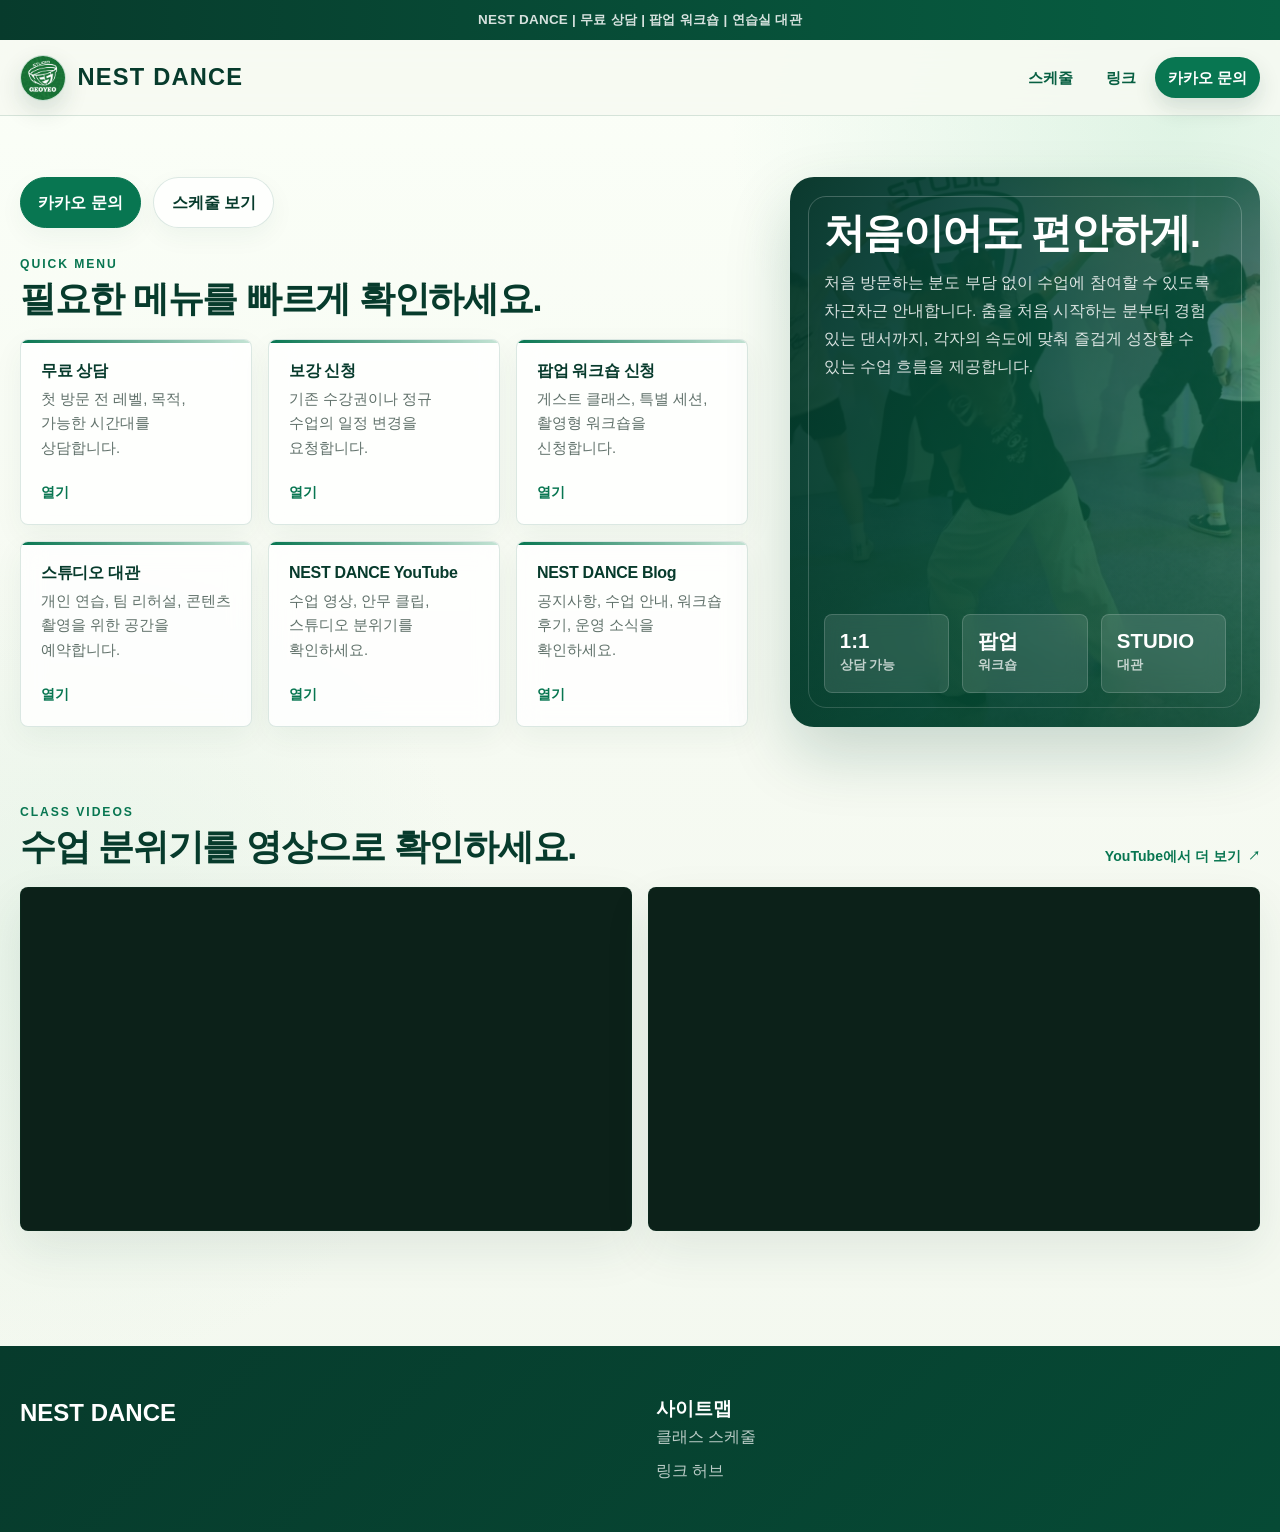
<file: index.html>
<!DOCTYPE html>
<html lang="ko">
<head>
  <meta charset="UTF-8" />
  <meta name="viewport" content="width=device-width, initial-scale=1.0" />
  <title>NEST DANCE | 네스트 댄스 스튜디오</title>
  <link rel="stylesheet" href="assets/site.css?v=nav-kakao-20260714" />
</head>
<body>
  <div class="top-banner">NEST DANCE | 무료 상담 | 팝업 워크숍 | 연습실 대관</div>

  <header class="site-header">
    <nav class="nav" aria-label="주요 메뉴">
      <a href="index.html" class="logo" aria-label="NEST DANCE 홈">
        <img class="logo-mark" src="assets/KakaoTalk_20260707_214327206.jpg" alt="NEST STUDIO GEOYEO 로고" />
        <span>NEST DANCE</span>
      </a>
      <div class="nav-links">
        <a href="schedule.html">스케줄</a>
        <a href="links.html">링크</a>
        <a class="nav-kakao" href="http://pf.kakao.com/_xmxeSuG" target="_blank" rel="noopener noreferrer">카카오 문의</a>
      </div>
    </nav>
  </header>

  <main>
    <section class="hero">
      <div>
        <div class="hero-actions">
          <a class="btn btn-primary" href="http://pf.kakao.com/_xmxeSuG" target="_blank" rel="noopener noreferrer">카카오 문의</a>
          <a class="btn" href="schedule.html">스케줄 보기</a>
        </div>

        <div class="quick-menu-heading">
          <p class="section-kicker">Quick menu</p>
          <h2 class="section-title">필요한 메뉴를 빠르게 확인하세요.</h2>
        </div>

        <div class="link-hub home-link-hub" aria-label="주요 신청 및 채널 링크">
          <a class="hub-card" href="https://form.naver.com/response/RlXKazu8Q2bOUcrFcIFE8A" target="_blank" rel="noopener noreferrer">
            <div>
              <h3>무료 상담</h3>
              <p>첫 방문 전 레벨, 목적, 가능한 시간대를 상담합니다.</p>
            </div>
            <span class="arrow">열기</span>
          </a>
          <a class="hub-card" href="https://form.naver.com/response/TiCCKfEnn7zjm869CAa14Q" target="_blank" rel="noopener noreferrer">
            <div>
              <h3>보강 신청</h3>
              <p>기존 수강권이나 정규 수업의 일정 변경을 요청합니다.</p>
            </div>
            <span class="arrow">열기</span>
          </a>
          <a class="hub-card" href="https://form.naver.com/response/QD1G_R5mmyW9vevJDzvskw" target="_blank" rel="noopener noreferrer">
            <div>
              <h3>팝업 워크숍 신청</h3>
              <p>게스트 클래스, 특별 세션, 촬영형 워크숍을 신청합니다.</p>
            </div>
            <span class="arrow">열기</span>
          </a>
          <a class="hub-card" href="https://www.spacecloud.kr/space/41896" target="_blank" rel="noopener noreferrer">
            <div>
              <h3>스튜디오 대관</h3>
              <p>개인 연습, 팀 리허설, 콘텐츠 촬영을 위한 공간을 예약합니다.</p>
            </div>
            <span class="arrow">열기</span>
          </a>
          <a class="hub-card" href="https://www.youtube.com/@NESTDANCESTUDIO" target="_blank" rel="noopener noreferrer">
            <div>
              <h3>NEST DANCE YouTube</h3>
              <p>수업 영상, 안무 클립, 스튜디오 분위기를 확인하세요.</p>
            </div>
            <span class="arrow">열기</span>
          </a>
          <a class="hub-card" href="https://blog.naver.com/nestdance1" target="_blank" rel="noopener noreferrer">
            <div>
              <h3>NEST DANCE Blog</h3>
              <p>공지사항, 수업 안내, 워크숍 후기, 운영 소식을 확인하세요.</p>
            </div>
            <span class="arrow">열기</span>
          </a>
        </div>
      </div>

      <article class="hero-card studio-overlay-card" aria-label="스튜디오 소개 이미지">
        <div class="studio-overlay-copy">
          <h2>처음이어도 편안하게.</h2>
          <p>처음 방문하는 분도 부담 없이 수업에 참여할 수 있도록 차근차근 안내합니다. 춤을 처음 시작하는 분부터 경험 있는 댄서까지, 각자의 속도에 맞춰 즐겁게 성장할 수 있는 수업 흐름을 제공합니다.</p>
        </div>
        <div class="stats studio-overlay-stats" aria-label="스튜디오 특징">
          <div class="stat">
            <strong>1:1</strong>
            <small>상담 가능</small>
          </div>
          <div class="stat">
            <strong>팝업</strong>
            <small>워크숍</small>
          </div>
          <div class="stat">
            <strong>STUDIO</strong>
            <small>대관</small>
          </div>
        </div>
      </article>
    </section>

    <section class="section video-section" aria-label="NEST DANCE video gallery">
      <div class="video-heading">
        <div>
          <p class="section-kicker">Class videos</p>
          <h2 class="section-title">수업 분위기를 영상으로 확인하세요.</h2>
        </div>
        <a class="section-link" href="https://www.youtube.com/watch?v=LURF2NymBH0" target="_blank" rel="noopener noreferrer">YouTube에서 더 보기 <span aria-hidden="true">↗</span></a>
      </div>

      <div class="video-grid">
        <div class="video-embed">
          <iframe width="560" height="315" src="https://www.youtube.com/embed/LURF2NymBH0?si=__JgQvBpQq7sBGUk&amp;controls=0" title="YouTube video player" frameborder="0" allow="accelerometer; autoplay; clipboard-write; encrypted-media; gyroscope; picture-in-picture; web-share" referrerpolicy="strict-origin-when-cross-origin" allowfullscreen></iframe>
        </div>
        <div class="video-embed">
          <iframe width="560" height="315" src="https://www.youtube.com/embed/WJax_3DtU48?si=LxUDcd0vxk_zd4Wt&amp;controls=0" title="YouTube video player" frameborder="0" allow="accelerometer; autoplay; clipboard-write; encrypted-media; gyroscope; picture-in-picture; web-share" referrerpolicy="strict-origin-when-cross-origin" allowfullscreen></iframe>
        </div>
      </div>
    </section>

  </main>

  <footer class="site-footer">
    <div class="footer-inner">
      <div>
        <h2>NEST DANCE</h2>
      </div>
      <div>
        <h3>사이트맵</h3>
        <div class="footer-links">
          <a href="schedule.html">클래스 스케줄</a>
          <a href="links.html">링크 허브</a>
        </div>
      </div>
    </div>
  </footer>
</body>
</html>
</file>
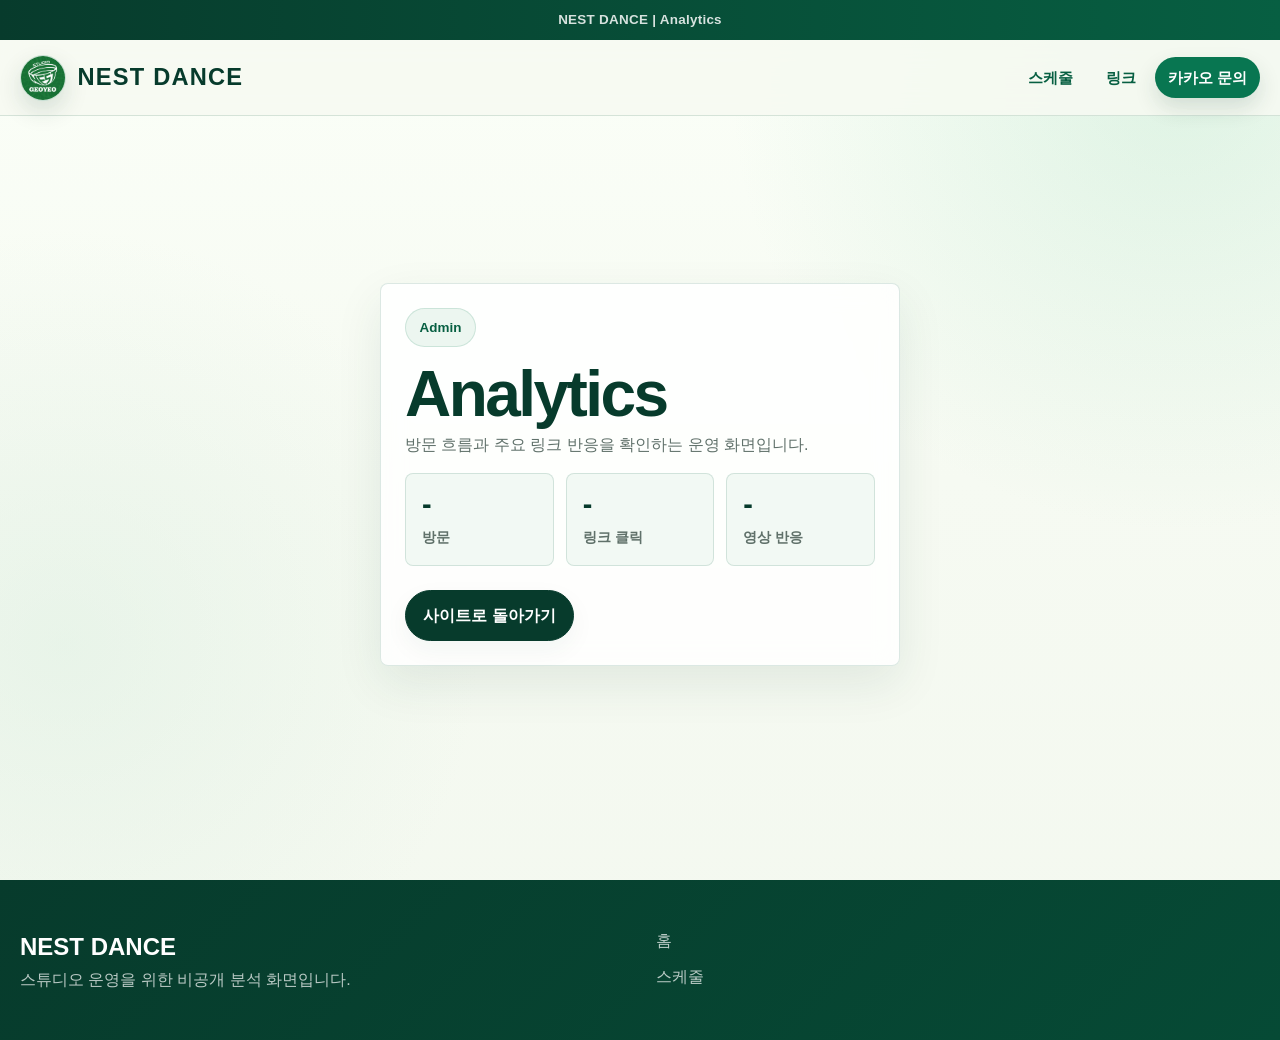
<file: admin.html>
<!DOCTYPE html>
<html lang="ko">
<head>
  <meta charset="UTF-8" />
  <meta name="viewport" content="width=device-width, initial-scale=1.0" />
  <title>관리자 | NEST DANCE</title>
  <link rel="stylesheet" href="assets/site.css?v=nav-kakao-20260714" />
</head>
<body>
  <div class="top-banner">NEST DANCE | Analytics</div>

  <header class="site-header">
    <nav class="nav" aria-label="주요 메뉴">
      <a href="index.html" class="logo" aria-label="NEST DANCE 홈">
        <img class="logo-mark" src="assets/KakaoTalk_20260707_214327206.jpg" alt="NEST STUDIO GEOYEO 로고" />
        <span>NEST DANCE</span>
      </a>
      <div class="nav-links">
        <a href="schedule.html">스케줄</a>
        <a href="links.html">링크</a>
        <a class="nav-kakao" href="http://pf.kakao.com/_xmxeSuG" target="_blank" rel="noopener noreferrer">카카오 문의</a>
      </div>
    </nav>
  </header>

  <main class="admin-page">
    <section class="admin-panel" aria-labelledby="adminTitle">
      <div>
        <span class="eyebrow">Admin</span>
        <h1 id="adminTitle">Analytics</h1>
        <p>방문 흐름과 주요 링크 반응을 확인하는 운영 화면입니다.</p>
      </div>

      <div class="admin-metrics" aria-label="요약 지표">
        <div class="admin-metric">
          <strong>-</strong>
          <span>방문</span>
        </div>
        <div class="admin-metric">
          <strong>-</strong>
          <span>링크 클릭</span>
        </div>
        <div class="admin-metric">
          <strong>-</strong>
          <span>영상 반응</span>
        </div>
      </div>

      <div class="admin-actions">
        <a class="btn btn-dark" href="index.html">사이트로 돌아가기</a>
      </div>
    </section>
  </main>

  <footer class="site-footer">
    <div class="footer-inner">
      <div>
        <h2>NEST DANCE</h2>
        <p>스튜디오 운영을 위한 비공개 분석 화면입니다.</p>
      </div>
      <div class="footer-links">
        <a href="index.html">홈</a>
        <a href="schedule.html">스케줄</a>
      </div>
    </div>
  </footer>

  <script src="assets/site.js"></script>
</body>
</html>
</file>
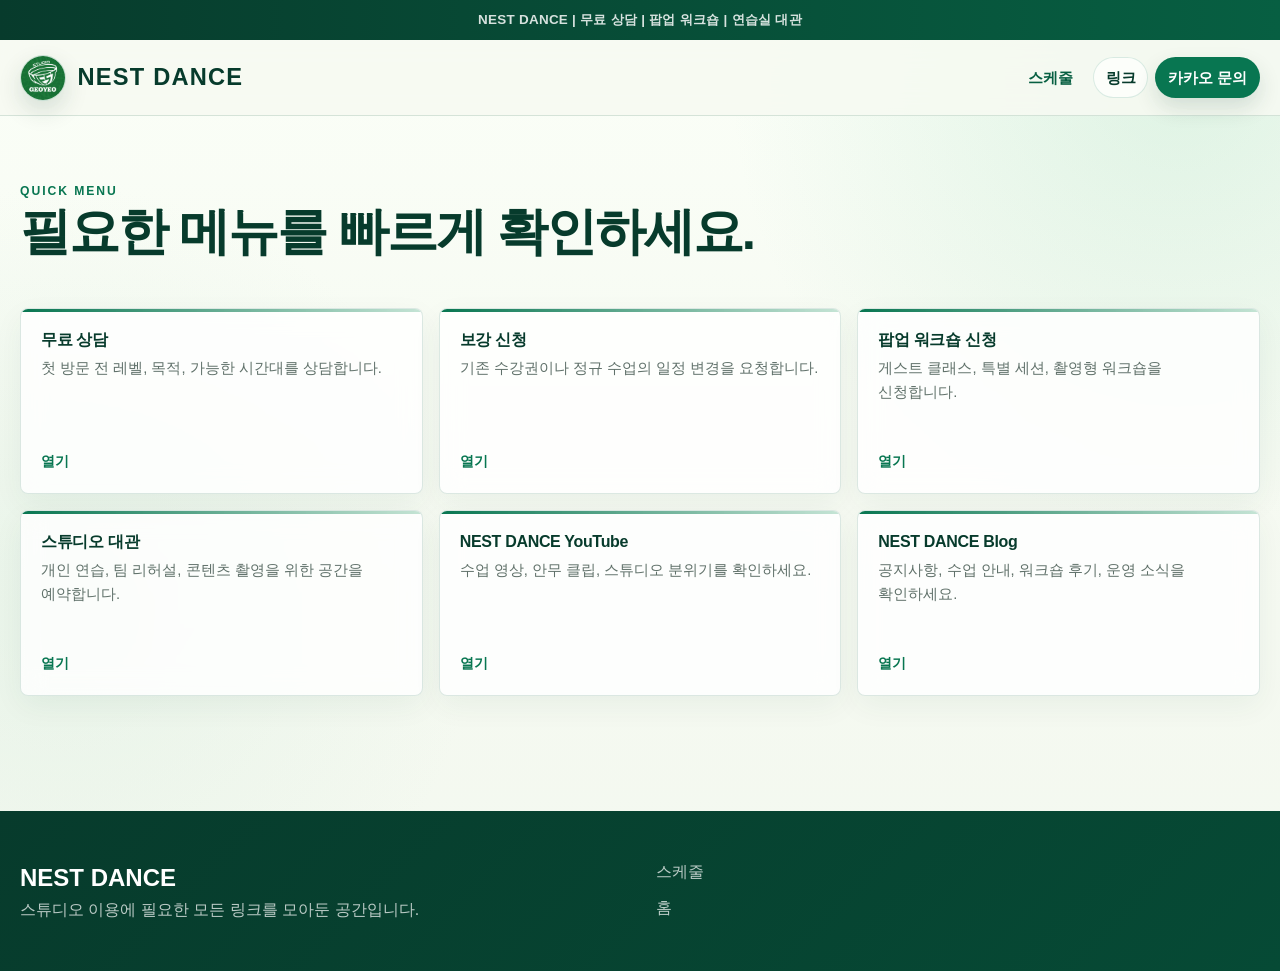
<file: links.html>
<!DOCTYPE html>
<html lang="ko">
<head>
  <meta charset="UTF-8" />
  <meta name="viewport" content="width=device-width, initial-scale=1.0" />
  <title>링크 | NEST DANCE</title>
  <link rel="stylesheet" href="assets/site.css?v=nav-kakao-20260714" />
</head>
<body>
  <div class="top-banner">NEST DANCE | 무료 상담 | 팝업 워크숍 | 연습실 대관</div>
  <header class="site-header">
    <nav class="nav" aria-label="주요 메뉴">
      <a href="index.html" class="logo" aria-label="NEST DANCE 홈"><img class="logo-mark" src="assets/KakaoTalk_20260707_214327206.jpg" alt="NEST STUDIO GEOYEO 로고" /><span>NEST DANCE</span></a>
      <div class="nav-links">
        <a href="schedule.html">스케줄</a>
        <a href="links.html" aria-current="page">링크</a>
        <a class="nav-kakao" href="http://pf.kakao.com/_xmxeSuG" target="_blank" rel="noopener noreferrer">카카오 문의</a>
      </div>
    </nav>
  </header>

  <main>
    <section class="page-hero">
      <p class="section-kicker">Quick menu</p>
      <h1>필요한 메뉴를 빠르게 확인하세요.</h1>
    </section>

    <section class="section">
      <div class="link-hub">
        <a class="hub-card" href="https://form.naver.com/response/RlXKazu8Q2bOUcrFcIFE8A" target="_blank" rel="noopener noreferrer">
          <div>
            <h3>무료 상담</h3>
            <p>첫 방문 전 레벨, 목적, 가능한 시간대를 상담합니다.</p>
          </div>
          <span class="arrow">열기</span>
        </a>
        <a class="hub-card" href="https://form.naver.com/response/TiCCKfEnn7zjm869CAa14Q" target="_blank" rel="noopener noreferrer">
          <div>
            <h3>보강 신청</h3>
            <p>기존 수강권이나 정규 수업의 일정 변경을 요청합니다.</p>
          </div>
          <span class="arrow">열기</span>
        </a>
        <a class="hub-card" href="https://form.naver.com/response/QD1G_R5mmyW9vevJDzvskw" target="_blank" rel="noopener noreferrer">
          <div>
            <h3>팝업 워크숍 신청</h3>
            <p>게스트 클래스, 특별 세션, 촬영형 워크숍을 신청합니다.</p>
          </div>
          <span class="arrow">열기</span>
        </a>
        <a class="hub-card" href="https://www.spacecloud.kr/space/41896" target="_blank" rel="noopener noreferrer">
          <div>
            <h3>스튜디오 대관</h3>
            <p>개인 연습, 팀 리허설, 콘텐츠 촬영을 위한 공간을 예약합니다.</p>
          </div>
          <span class="arrow">열기</span>
        </a>
        <a class="hub-card" href="https://www.youtube.com/@NESTDANCESTUDIO" target="_blank" rel="noopener noreferrer">
          <div>
            <h3>NEST DANCE YouTube</h3>
            <p>수업 영상, 안무 클립, 스튜디오 분위기를 확인하세요.</p>
          </div>
          <span class="arrow">열기</span>
        </a>
        <a class="hub-card" href="https://blog.naver.com/nestdance1" target="_blank" rel="noopener noreferrer">
          <div>
            <h3>NEST DANCE Blog</h3>
            <p>공지사항, 수업 안내, 워크숍 후기, 운영 소식을 확인하세요.</p>
          </div>
          <span class="arrow">열기</span>
        </a>
      </div>
    </section>
  </main>

  <footer class="site-footer">
    <div class="footer-inner">
      <div><h2>NEST DANCE</h2><p>스튜디오 이용에 필요한 모든 링크를 모아둔 공간입니다.</p></div>
      <div class="footer-links">
        <a href="schedule.html">스케줄</a>
        <a href="index.html">홈</a>
      </div>
    </div>
  </footer>
</body>
</html>
</file>
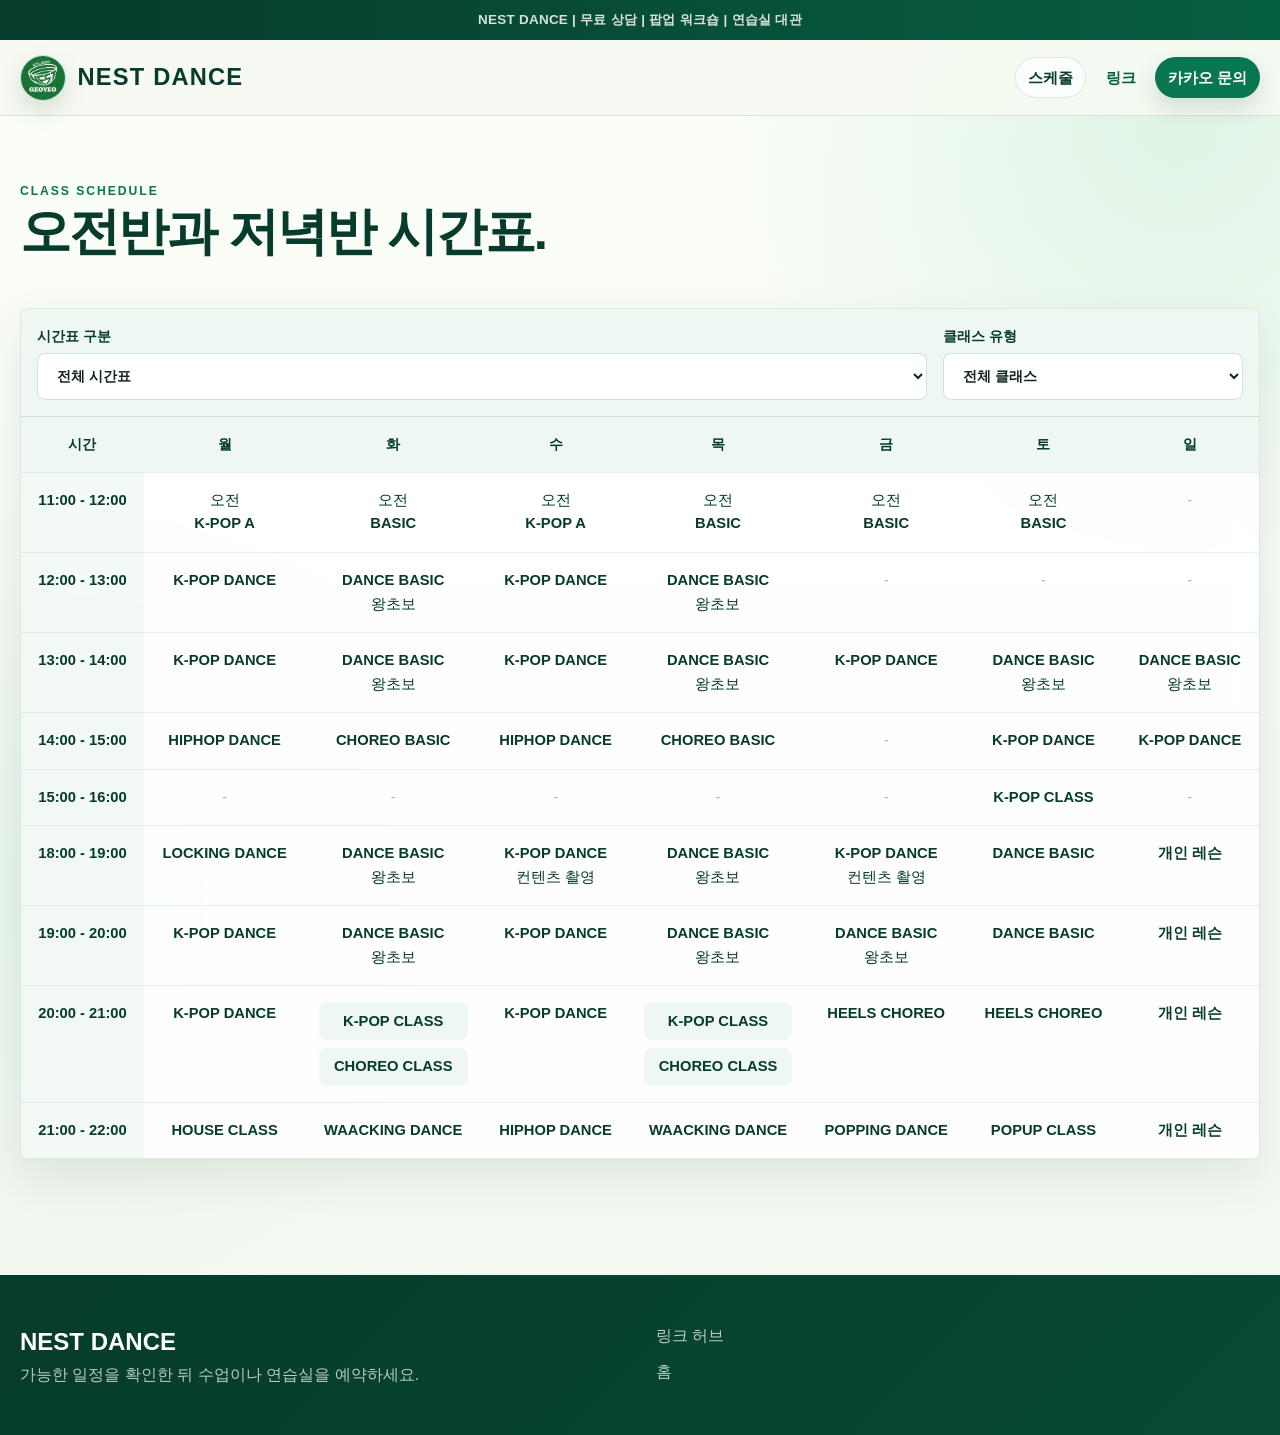
<file: schedule.html>
<!DOCTYPE html>
<html lang="ko">
<head>
  <meta charset="UTF-8" />
  <meta name="viewport" content="width=device-width, initial-scale=1.0" />
  <title>스케줄 | NEST DANCE</title>
  <link rel="stylesheet" href="assets/site.css?v=nav-kakao-20260714" />
</head>
<body>
  <div class="top-banner">NEST DANCE | 무료 상담 | 팝업 워크숍 | 연습실 대관</div>
  <header class="site-header">
    <nav class="nav" aria-label="주요 메뉴">
      <a href="index.html" class="logo" aria-label="NEST DANCE 홈"><img class="logo-mark" src="assets/KakaoTalk_20260707_214327206.jpg" alt="NEST STUDIO GEOYEO 로고" /><span>NEST DANCE</span></a>
      <div class="nav-links">
        <a href="schedule.html" aria-current="page">스케줄</a>
        <a href="links.html">링크</a>
        <a class="nav-kakao" href="http://pf.kakao.com/_xmxeSuG" target="_blank" rel="noopener noreferrer">카카오 문의</a>
      </div>
    </nav>
  </header>

  <main>
    <section class="page-hero">
      <p class="section-kicker">Class schedule</p>
      <h1>오전반과 저녁반 시간표.</h1>
    </section>

    <section class="section">
      <div class="schedule-wrap" data-schedule-filter>
        <div class="schedule-controls">
          <label class="schedule-filter-row">
            시간표 구분
            <select class="schedule-select" data-period-filter>
              <option value="all">전체 시간표</option>
              <option value="morning">오전반</option>
              <option value="evening">저녁반</option>
              <option value="private">개인 레슨</option>
            </select>
          </label>
          <label class="schedule-filter-row">
            클래스 유형
            <select class="schedule-select" data-class-filter>
              <option value="all">전체 클래스</option>
              <option value="kpop">K-POP</option>
              <option value="basic">BASIC</option>
              <option value="dance-basic">DANCE BASIC</option>
              <option value="beginner">왕초보</option>
              <option value="hiphop">HIPHOP</option>
              <option value="choreo">CHOREO</option>
              <option value="heels">HEELS</option>
              <option value="locking">LOCKING</option>
              <option value="waacking">WAACKING</option>
              <option value="house">HOUSE</option>
              <option value="popping">POPPING</option>
              <option value="popup">POPUP</option>
              <option value="private">개인 레슨</option>
            </select>
          </label>
        </div>

        <div class="timetable-scroll">
          <table class="timetable-table" aria-label="NEST DANCE 주간 클래스 시간표">
            <thead>
              <tr>
                <th>시간</th>
                <th>월</th>
                <th>화</th>
                <th>수</th>
                <th>목</th>
                <th>금</th>
                <th>토</th>
                <th>일</th>
              </tr>
            </thead>
            <tbody>
              <tr>
                <td data-label="시간"><strong>11:00 - 12:00</strong></td>
                <td data-label="월" data-period="morning" data-types="kpop"><span>오전</span><strong>K-POP A</strong></td>
                <td data-label="화" data-period="morning" data-types="basic"><span>오전</span><strong>BASIC</strong></td>
                <td data-label="수" data-period="morning" data-types="kpop"><span>오전</span><strong>K-POP A</strong></td>
                <td data-label="목" data-period="morning" data-types="basic"><span>오전</span><strong>BASIC</strong></td>
                <td data-label="금" data-period="morning" data-types="basic"><span>오전</span><strong>BASIC</strong></td>
                <td data-label="토" data-period="morning" data-types="basic"><span>오전</span><strong>BASIC</strong></td>
                <td data-label="일" class="empty-slot" data-period="morning" data-types="">-</td>
              </tr>
              <tr>
                <td data-label="시간"><strong>12:00 - 13:00</strong></td>
                <td data-label="월" data-period="morning" data-types="kpop"><strong>K-POP DANCE</strong></td>
                <td data-label="화" data-period="morning" data-types="dance-basic beginner basic"><strong>DANCE BASIC</strong><span>왕초보</span></td>
                <td data-label="수" data-period="morning" data-types="kpop"><strong>K-POP DANCE</strong></td>
                <td data-label="목" data-period="morning" data-types="dance-basic beginner basic"><strong>DANCE BASIC</strong><span>왕초보</span></td>
                <td data-label="금" class="empty-slot" data-period="morning" data-types="">-</td>
                <td data-label="토" class="empty-slot" data-period="morning" data-types="">-</td>
                <td data-label="일" class="empty-slot" data-period="morning" data-types="">-</td>
              </tr>
              <tr>
                <td data-label="시간"><strong>13:00 - 14:00</strong></td>
                <td data-label="월" data-period="morning" data-types="kpop"><strong>K-POP DANCE</strong></td>
                <td data-label="화" data-period="morning" data-types="dance-basic beginner basic"><strong>DANCE BASIC</strong><span>왕초보</span></td>
                <td data-label="수" data-period="morning" data-types="kpop"><strong>K-POP DANCE</strong></td>
                <td data-label="목" data-period="morning" data-types="dance-basic beginner basic"><strong>DANCE BASIC</strong><span>왕초보</span></td>
                <td data-label="금" data-period="morning" data-types="kpop"><strong>K-POP DANCE</strong></td>
                <td data-label="토" data-period="morning" data-types="dance-basic beginner basic"><strong>DANCE BASIC</strong><span>왕초보</span></td>
                <td data-label="일" data-period="morning" data-types="dance-basic beginner basic"><strong>DANCE BASIC</strong><span>왕초보</span></td>
              </tr>
              <tr>
                <td data-label="시간"><strong>14:00 - 15:00</strong></td>
                <td data-label="월" data-period="morning" data-types="hiphop"><strong>HIPHOP DANCE</strong></td>
                <td data-label="화" data-period="morning" data-types="choreo basic"><strong>CHOREO BASIC</strong></td>
                <td data-label="수" data-period="morning" data-types="hiphop"><strong>HIPHOP DANCE</strong></td>
                <td data-label="목" data-period="morning" data-types="choreo basic"><strong>CHOREO BASIC</strong></td>
                <td data-label="금" class="empty-slot" data-period="morning" data-types="">-</td>
                <td data-label="토" data-period="morning" data-types="kpop"><strong>K-POP DANCE</strong></td>
                <td data-label="일" data-period="morning" data-types="kpop"><strong>K-POP DANCE</strong></td>
              </tr>
              <tr>
                <td data-label="시간"><strong>15:00 - 16:00</strong></td>
                <td data-label="월" class="empty-slot" data-period="morning" data-types="">-</td>
                <td data-label="화" class="empty-slot" data-period="morning" data-types="">-</td>
                <td data-label="수" class="empty-slot" data-period="morning" data-types="">-</td>
                <td data-label="목" class="empty-slot" data-period="morning" data-types="">-</td>
                <td data-label="금" class="empty-slot" data-period="morning" data-types="">-</td>
                <td data-label="토" data-period="morning" data-types="kpop"><strong>K-POP CLASS</strong></td>
                <td data-label="일" class="empty-slot" data-period="morning" data-types="">-</td>
              </tr>
              <tr>
                <td data-label="시간"><strong>18:00 - 19:00</strong></td>
                <td data-label="월" data-period="evening" data-types="locking"><strong>LOCKING DANCE</strong></td>
                <td data-label="화" data-period="evening" data-types="dance-basic beginner basic"><strong>DANCE BASIC</strong><span>왕초보</span></td>
                <td data-label="수" data-period="evening" data-types="kpop"><strong>K-POP DANCE</strong><span>컨텐츠 촬영</span></td>
                <td data-label="목" data-period="evening" data-types="dance-basic beginner basic"><strong>DANCE BASIC</strong><span>왕초보</span></td>
                <td data-label="금" data-period="evening" data-types="kpop"><strong>K-POP DANCE</strong><span>컨텐츠 촬영</span></td>
                <td data-label="토" data-period="evening" data-types="dance-basic basic"><strong>DANCE BASIC</strong></td>
                <td data-label="일" data-period="evening" data-types="private"><strong>개인 레슨</strong></td>
              </tr>
              <tr>
                <td data-label="시간"><strong>19:00 - 20:00</strong></td>
                <td data-label="월" data-period="evening" data-types="kpop"><strong>K-POP DANCE</strong></td>
                <td data-label="화" data-period="evening" data-types="dance-basic beginner basic"><strong>DANCE BASIC</strong><span>왕초보</span></td>
                <td data-label="수" data-period="evening" data-types="kpop"><strong>K-POP DANCE</strong></td>
                <td data-label="목" data-period="evening" data-types="dance-basic beginner basic"><strong>DANCE BASIC</strong><span>왕초보</span></td>
                <td data-label="금" data-period="evening" data-types="dance-basic beginner basic"><strong>DANCE BASIC</strong><span>왕초보</span></td>
                <td data-label="토" data-period="evening" data-types="dance-basic basic"><strong>DANCE BASIC</strong></td>
                <td data-label="일" data-period="evening" data-types="private"><strong>개인 레슨</strong></td>
              </tr>
              <tr>
                <td data-label="시간"><strong>20:00 - 21:00</strong></td>
                <td data-label="월" data-period="evening" data-types="kpop"><strong>K-POP DANCE</strong></td>
                <td data-label="화" data-period="evening" data-types="kpop choreo">
                  <div class="slot-stack">
                    <strong class="class-entry" data-class-entry="kpop">K-POP CLASS</strong>
                    <strong class="class-entry" data-class-entry="choreo">CHOREO CLASS</strong>
                  </div>
                </td>
                <td data-label="수" data-period="evening" data-types="kpop"><strong>K-POP DANCE</strong></td>
                <td data-label="목" data-period="evening" data-types="kpop choreo">
                  <div class="slot-stack">
                    <strong class="class-entry" data-class-entry="kpop">K-POP CLASS</strong>
                    <strong class="class-entry" data-class-entry="choreo">CHOREO CLASS</strong>
                  </div>
                </td>
                <td data-label="금" data-period="evening" data-types="heels choreo"><strong>HEELS CHOREO</strong></td>
                <td data-label="토" data-period="evening" data-types="heels choreo"><strong>HEELS CHOREO</strong></td>
                <td data-label="일" data-period="evening" data-types="private"><strong>개인 레슨</strong></td>
              </tr>
              <tr>
                <td data-label="시간"><strong>21:00 - 22:00</strong></td>
                <td data-label="월" data-period="evening" data-types="house"><strong>HOUSE CLASS</strong></td>
                <td data-label="화" data-period="evening" data-types="waacking"><strong>WAACKING DANCE</strong></td>
                <td data-label="수" data-period="evening" data-types="hiphop"><strong>HIPHOP DANCE</strong></td>
                <td data-label="목" data-period="evening" data-types="waacking"><strong>WAACKING DANCE</strong></td>
                <td data-label="금" data-period="evening" data-types="popping"><strong>POPPING DANCE</strong></td>
                <td data-label="토" data-period="evening" data-types="popup"><strong>POPUP CLASS</strong></td>
                <td data-label="일" data-period="evening" data-types="private"><strong>개인 레슨</strong></td>
              </tr>
            </tbody>
          </table>
        </div>
        <p class="schedule-empty" data-schedule-empty>선택한 조건에 맞는 수업이 없습니다.</p>
      </div>
    </section>
  </main>

  <footer class="site-footer">
    <div class="footer-inner">
      <div><h2>NEST DANCE</h2><p>가능한 일정을 확인한 뒤 수업이나 연습실을 예약하세요.</p></div>
      <div class="footer-links">
        <a href="links.html">링크 허브</a>
        <a href="index.html">홈</a>
      </div>
    </div>
  </footer>
  <script src="assets/site.js"></script>
</body>
</html>
</file>
<file: assets/site.css>
:root {
  --green-950: #073b2c;
  --green-900: #064a35;
  --green-800: #075f42;
  --green-700: #087651;
  --green-600: #0b8b5d;
  --green-300: #a9d7c1;
  --green-200: #d0e9dd;
  --green-100: #e8f4ed;
  --cream: #f6faf2;
  --paper: #ffffff;
  --surface: rgba(255, 255, 255, 0.82);
  --ink: #10241d;
  --muted: #60716a;
  --line: rgba(7, 95, 66, 0.14);
  --line-strong: rgba(7, 95, 66, 0.26);
  --shadow: 0 18px 48px rgba(18, 72, 52, 0.09);
  --shadow-hover: 0 22px 55px rgba(18, 72, 52, 0.15);
  --radius-panel: 24px;
  --radius-card: 8px;
  --container-max: 1320px;
}

* {
  box-sizing: border-box;
  margin: 0;
  padding: 0;
}

html {
  scroll-behavior: smooth;
}

body {
  min-width: 320px;
  min-height: 100vh;
  color: var(--ink);
  background:
    radial-gradient(circle at 92% 8%, rgba(153, 216, 181, 0.28), transparent 28rem),
    radial-gradient(circle at 5% 62%, rgba(211, 235, 219, 0.38), transparent 26rem),
    linear-gradient(180deg, #fbfff8 0%, var(--cream) 46%, #f3f8ef 100%);
  font-family: -apple-system, BlinkMacSystemFont, "Segoe UI", Pretendard, "Noto Sans KR", Roboto, Arial, sans-serif;
  line-height: 1.6;
  overflow-wrap: break-word;
  -webkit-font-smoothing: antialiased;
  word-break: keep-all;
}

a {
  color: inherit;
  text-decoration: none;
}

button,
input,
select,
textarea {
  font: inherit;
}

button {
  cursor: pointer;
}

main {
  overflow: hidden;
}

.top-banner {
  display: flex;
  min-height: 38px;
  align-items: center;
  justify-content: center;
  padding: 0.58rem 1rem;
  background: linear-gradient(90deg, var(--green-950), var(--green-800));
  color: rgba(255, 255, 255, 0.84);
  font-size: 0.84rem;
  font-weight: 750;
  letter-spacing: 0.02em;
  text-align: center;
}

.site-header {
  position: sticky;
  top: 0;
  z-index: 20;
  border-bottom: 1px solid var(--line);
  background: rgba(246, 250, 242, 0.88);
  backdrop-filter: blur(16px);
}

.nav {
  display: flex;
  max-width: var(--container-max);
  align-items: center;
  justify-content: space-between;
  gap: 1rem;
  margin: 0 auto;
  padding: 0.92rem 1.25rem;
}

.logo {
  display: flex;
  min-width: 0;
  align-items: center;
  gap: 0.72rem;
  color: var(--green-950);
  font-size: clamp(1.16rem, 2.2vw, 1.48rem);
  font-weight: 900;
  letter-spacing: 0.05em;
}

.logo span {
  overflow-wrap: normal;
  white-space: nowrap;
  word-break: keep-all;
}

.logo-mark {
  display: block;
  width: 46px;
  height: 46px;
  flex: 0 0 auto;
  border: 1px solid rgba(8, 118, 81, 0.2);
  border-radius: 50%;
  object-fit: cover;
  object-position: center;
  box-shadow: 0 10px 24px rgba(7, 59, 42, 0.14);
}

.nav-links {
  display: flex;
  flex-wrap: wrap;
  align-items: center;
  justify-content: flex-end;
  gap: 0.42rem;
  color: var(--green-800);
  font-size: 0.94rem;
  font-weight: 800;
}

.nav-links a {
  display: inline-flex;
  min-height: 38px;
  align-items: center;
  justify-content: center;
  border: 1px solid transparent;
  border-radius: 999px;
  padding: 0.48rem 0.74rem;
  transition:
    background 180ms ease,
    border-color 180ms ease,
    color 180ms ease,
    transform 180ms ease;
}

.nav-links a:hover,
.nav-links a[aria-current="page"] {
  border-color: rgba(8, 118, 81, 0.14);
  background: rgba(255, 255, 255, 0.68);
  color: var(--green-950);
}

.nav-links a.nav-kakao {
  border-color: rgba(8, 118, 81, 0.18);
  background: var(--green-700);
  color: #fff;
  box-shadow: 0 10px 22px rgba(7, 59, 42, 0.14);
}

.nav-links a.nav-kakao:hover {
  border-color: transparent;
  background: var(--green-950);
  color: #fff;
  transform: translateY(-1px);
}

.section,
.hero,
.page-hero {
  max-width: var(--container-max);
  margin: 0 auto;
  padding-inline: 1.25rem;
}

.hero {
  display: grid;
  grid-template-columns: minmax(0, 1.35fr) minmax(470px, 0.75fr);
  gap: 42px;
  align-items: stretch;
  padding-top: 3.8rem;
  padding-bottom: 4rem;
}

.hero > div {
  display: flex;
  min-width: 0;
  flex-direction: column;
}

.page-hero {
  padding-top: 4.2rem;
  padding-bottom: 1.35rem;
}

.section {
  padding-top: 4.2rem;
  padding-bottom: 4.2rem;
}

.page-hero + .section {
  padding-top: 0.85rem;
}

.hero-actions,
.button-row {
  display: flex;
  flex-wrap: wrap;
  gap: 0.78rem;
}

.hero-actions {
  margin-bottom: 1.8rem;
}

.btn {
  display: inline-flex;
  min-height: 46px;
  align-items: center;
  justify-content: center;
  gap: 0.45rem;
  border: 1px solid var(--line);
  border-radius: 999px;
  padding: 0.72rem 1.08rem;
  background: rgba(255, 255, 255, 0.78);
  color: var(--green-950);
  box-shadow: 0 9px 24px rgba(18, 72, 52, 0.05);
  font-weight: 850;
  transition:
    transform 180ms ease,
    box-shadow 180ms ease,
    background 180ms ease;
}

.btn:hover {
  transform: translateY(-2px);
  background: white;
  box-shadow: 0 13px 30px rgba(18, 72, 52, 0.10);
}

.btn-primary,
.btn-dark {
  border-color: var(--green-700);
  background: var(--green-700);
  color: white;
}

.btn-dark {
  background: var(--green-950);
  border-color: var(--green-950);
}

.eyebrow {
  display: inline-flex;
  align-items: center;
  gap: 0.45rem;
  width: max-content;
  max-width: 100%;
  margin-bottom: 1.1rem;
  border: 1px solid rgba(8, 118, 81, 0.14);
  border-radius: 999px;
  padding: 0.48rem 0.85rem;
  background: rgba(232, 244, 237, 0.82);
  color: var(--green-800);
  font-size: 0.84rem;
  font-weight: 850;
}

h1 {
  max-width: 900px;
  margin-bottom: 1.15rem;
  color: var(--green-950);
  font-size: clamp(2.45rem, 5.2vw, 4.7rem);
  font-weight: 900;
  line-height: 1.02;
  letter-spacing: -0.04em;
  text-wrap: balance;
  word-break: keep-all;
}

.page-hero h1 {
  max-width: 1050px;
  margin-bottom: 0.85rem;
  font-size: clamp(2.35rem, 4vw, 3.9rem);
  line-height: 1.05;
}

.lead {
  max-width: 720px;
  margin-bottom: 1.7rem;
  color: var(--muted);
  font-size: 1.08rem;
  line-height: 1.72;
  word-break: keep-all;
}

.page-hero .lead {
  margin-bottom: 0;
}

.quick-menu-heading {
  margin-bottom: 1.2rem;
}

.section-kicker {
  margin: 0 0 0.35rem;
  color: var(--green-700);
  font-size: 0.76rem;
  font-weight: 850;
  letter-spacing: 0.16em;
  line-height: 1.3;
  text-transform: uppercase;
}

.section-title {
  margin: 0;
  color: var(--green-950);
  font-size: clamp(1.6rem, 3vw, 2.25rem);
  font-weight: 900;
  line-height: 1.15;
  letter-spacing: -0.035em;
  text-wrap: balance;
  word-break: keep-all;
}

.quick-links,
.link-hub,
.class-grid {
  display: grid;
  grid-template-columns: repeat(3, minmax(0, 1fr));
  gap: 1rem;
}

.quick-links,
.home-link-hub {
  margin-top: 0;
}

.quick-link-card,
.hub-card,
.feature,
.teacher-card {
  position: relative;
  display: flex;
  min-width: 0;
  flex-direction: column;
  overflow: hidden;
  border: 1px solid var(--line);
  border-radius: var(--radius-card);
  background: var(--surface);
  box-shadow: 0 10px 30px rgba(18, 72, 52, 0.055);
  backdrop-filter: blur(12px);
  transition:
    transform 180ms ease,
    border-color 180ms ease,
    box-shadow 180ms ease,
    background 180ms ease;
}

.quick-link-card,
.hub-card,
.feature,
.teacher-card {
  padding: 1.25rem;
}

.quick-link-card::before,
.hub-card::before,
.feature::before,
.teacher-card::before {
  position: absolute;
  inset: 0 0 auto;
  height: 3px;
  background: linear-gradient(90deg, var(--green-700), rgba(169, 215, 193, 0.68));
  content: "";
}

.quick-link-card:hover,
.hub-card:hover,
.feature:hover,
.teacher-card:hover {
  transform: translateY(-4px);
  border-color: rgba(8, 118, 81, 0.34);
  background: rgba(255, 255, 255, 0.94);
  box-shadow: var(--shadow-hover);
}

.hub-card {
  min-height: 186px;
  justify-content: space-between;
}

.quick-link-card span,
.card-number {
  display: inline-grid;
  width: 38px;
  height: 38px;
  place-items: center;
  margin-bottom: 0.85rem;
  border: 1px solid rgba(8, 118, 81, 0.14);
  border-radius: var(--radius-card);
  background: var(--green-100);
  color: var(--green-800);
  font-weight: 900;
}

.quick-link-card h3,
.hub-card h3,
.feature h3,
.teacher-card h3 {
  margin-bottom: 0.36rem;
  color: var(--green-950);
  font-size: 1rem;
  line-height: 1.35;
  letter-spacing: -0.02em;
  overflow-wrap: break-word;
  word-break: keep-all;
}

.quick-link-card p,
.hub-card p,
.feature p,
.teacher-card p,
td {
  color: var(--muted);
}

.hub-card p,
.feature p,
.teacher-card p {
  font-size: 0.92rem;
  line-height: 1.66;
  word-break: keep-all;
}

.hub-card .arrow {
  display: inline-flex;
  width: max-content;
  align-items: center;
  margin-top: 1.15rem;
  color: var(--green-700);
  font-size: 0.86rem;
  font-weight: 900;
}

.hero-card,
.image-panel,
.reservation-info {
  position: relative;
  overflow: hidden;
  border-radius: var(--radius-panel);
  box-shadow: 0 27px 65px rgba(10, 75, 53, 0.20);
  color: white;
  isolation: isolate;
}

.hero-card {
  display: flex;
  min-height: 520px;
  flex-direction: column;
  justify-content: flex-start;
  gap: 1.35rem;
  padding: 2.1rem;
  background:
    linear-gradient(
      112deg,
      rgba(4, 53, 39, 0.96) 0%,
      rgba(5, 84, 57, 0.86) 48%,
      rgba(10, 144, 89, 0.54) 100%
    ),
    url("KakaoTalk_20260709_195817266.jpg") center / cover no-repeat;
}

.hero-card::before,
.image-panel::before,
.reservation-info::before {
  position: absolute;
  inset: 1.15rem;
  z-index: -1;
  border: 1px solid rgba(255, 255, 255, 0.22);
  border-radius: 18px;
  content: "";
  pointer-events: none;
}

.hero-card::after,
.image-panel::after,
.reservation-info::after {
  position: absolute;
  inset: auto 0 0;
  z-index: -1;
  height: 42%;
  background: linear-gradient(180deg, transparent, rgba(3, 51, 36, 0.30));
  content: "";
  pointer-events: none;
}

.hero-card h2,
.image-panel h2,
.reservation-info h2 {
  position: relative;
  max-width: 560px;
  margin-bottom: 0.9rem;
  color: white;
  font-size: clamp(2rem, 3.2vw, 3.3rem);
  line-height: 1.08;
  letter-spacing: -0.035em;
  text-wrap: balance;
  word-break: keep-all;
}

.hero-card p,
.image-panel p,
.reservation-info p {
  position: relative;
  max-width: 560px;
  color: rgba(255, 255, 255, 0.84);
  font-size: 0.98rem;
  line-height: 1.78;
}

.studio-overlay-card .stats {
  position: relative;
  width: 100%;
  max-width: 560px;
  margin-top: auto;
}

.stats {
  display: grid;
  grid-template-columns: repeat(3, minmax(0, 1fr));
  gap: 0.8rem;
  margin-top: 2rem;
}

.stat {
  min-width: 0;
  border: 1px solid rgba(255, 255, 255, 0.16);
  border-radius: var(--radius-card);
  padding: 0.95rem;
  background: rgba(255, 255, 255, 0.11);
  backdrop-filter: blur(10px);
}

.stat strong {
  display: block;
  color: white;
  font-size: clamp(1.04rem, 1.6vw, 1.36rem);
  line-height: 1.05;
  overflow-wrap: normal;
  word-break: keep-all;
}

.stat small {
  color: rgba(255, 255, 255, 0.72);
  font-weight: 700;
}

.section-heading {
  display: flex;
  align-items: end;
  justify-content: space-between;
  gap: 1rem;
  margin-bottom: 2rem;
}

.section-heading h2 {
  max-width: 700px;
  color: var(--green-950);
  font-size: clamp(2rem, 4vw, 3.6rem);
  line-height: 1;
  letter-spacing: -0.04em;
}

.section-heading p {
  max-width: 430px;
  color: var(--muted);
}

.video-section {
  padding-top: 0.9rem;
}

.video-heading {
  display: flex;
  align-items: flex-end;
  justify-content: space-between;
  gap: 1rem;
  margin-bottom: 1.2rem;
}

.section-link {
  display: inline-flex;
  flex: 0 0 auto;
  align-items: center;
  gap: 0.45rem;
  min-height: auto;
  padding: 0 0 0.2rem;
  color: var(--green-700);
  font-size: 0.88rem;
  font-weight: 900;
  line-height: 1.2;
}

.section-link:hover {
  color: var(--green-950);
}

.section-link span {
  font-size: 0.88em;
}

.video-section > .video-grid {
  display: flex;
  flex-direction: row;
  flex-wrap: nowrap;
  gap: 1rem;
  width: 100%;
}

.video-section > .video-grid > .video-embed {
  aspect-ratio: 16 / 9;
  flex: 0 0 calc((100% - 1rem) / 2);
  width: calc((100% - 1rem) / 2);
  max-width: calc((100% - 1rem) / 2);
  min-width: 0;
  overflow: hidden;
  border: 1px solid rgba(7, 95, 66, 0.10);
  border-radius: var(--radius-card);
  background: #0c2119;
  box-shadow: var(--shadow);
}

.video-section > .video-grid > .video-embed iframe {
  display: block;
  width: 100%;
  height: 100%;
  border: 0;
}

.about-grid,
.reservation,
.split-grid {
  display: grid;
  grid-template-columns: 0.95fr 1.05fr;
  gap: 1.2rem;
  align-items: stretch;
}

.about-panel {
  display: flex;
  min-height: 390px;
  flex-direction: column;
  justify-content: space-between;
  border-radius: var(--radius-panel);
  padding: 2rem;
  background: var(--green-950);
  color: white;
  box-shadow: var(--shadow);
}

.about-panel h3 {
  margin-bottom: 1rem;
  font-size: 2rem;
  line-height: 1.05;
  letter-spacing: -0.03em;
}

.about-panel p {
  color: rgba(255, 255, 255, 0.82);
}

.feature-list {
  display: grid;
  grid-template-columns: repeat(2, minmax(0, 1fr));
  gap: 1rem;
}

.schedule-wrap,
form,
.admin-panel {
  border: 1px solid var(--line);
  border-radius: var(--radius-card);
  background: rgba(255, 255, 255, 0.86);
  box-shadow: var(--shadow);
  backdrop-filter: blur(12px);
}

.schedule-wrap {
  overflow: hidden;
}

.schedule-controls {
  display: grid;
  grid-template-columns: 1fr minmax(220px, 300px);
  gap: 1rem;
  align-items: center;
  border-bottom: 1px solid var(--line);
  background: rgba(232, 244, 237, 0.74);
  padding: 1rem;
}

.timetable-scroll {
  position: relative;
  overflow-x: auto;
  -webkit-overflow-scrolling: touch;
}

.timetable-table {
  min-width: 980px;
}

table {
  width: 100%;
  border-collapse: collapse;
}

th,
td {
  border-bottom: 1px solid rgba(15, 122, 79, 0.10);
  padding: 1rem 0.85rem;
  text-align: center;
  vertical-align: top;
  word-break: keep-all;
}

th {
  background: rgba(232, 244, 237, 0.72);
  color: var(--green-950);
  font-size: 0.9rem;
  font-weight: 900;
}

td {
  color: var(--green-950);
  font-size: 0.92rem;
}

td strong,
td span {
  display: block;
}

td strong {
  color: var(--green-950);
}

.timetable-table td:first-child {
  background: rgba(232, 244, 237, 0.50);
  color: var(--green-800);
  white-space: nowrap;
}

.empty-slot {
  color: rgba(96, 113, 106, 0.52);
}

.slot-stack {
  display: grid;
  gap: 0.45rem;
}

.class-entry {
  border-radius: var(--radius-card);
  background: rgba(232, 244, 237, 0.75);
  padding: 0.45rem 0.55rem;
}

.timetable-table td.is-filtered,
.timetable-table tr.is-filtered,
.class-entry.is-filtered {
  display: none;
}

.schedule-filter-row {
  gap: 0.35rem;
  font-size: 0.88rem;
}

.schedule-select {
  border-color: rgba(15, 122, 79, 0.2);
  background: white;
  font-weight: 800;
}

.schedule-empty {
  display: none;
  padding: 1.1rem 1.25rem;
  color: var(--muted);
  font-weight: 800;
}

.schedule-empty.is-visible {
  display: block;
}

.schedule-tabs {
  display: flex;
  gap: 0.6rem;
  overflow-x: auto;
}

.tab {
  border: 0;
  border-radius: 999px;
  padding: 0.65rem 1rem;
  background: white;
  color: var(--green-800);
  font-weight: 850;
  white-space: nowrap;
}

.tab.active {
  background: var(--green-800);
  color: white;
}

.pill {
  display: inline-flex;
  align-items: center;
  border-radius: 999px;
  padding: 0.32rem 0.68rem;
  background: var(--green-100);
  color: var(--green-800);
  font-size: 0.82rem;
  font-weight: 850;
}

.image-panel {
  display: flex;
  min-height: 430px;
  flex-direction: column;
  justify-content: flex-end;
  padding: 2rem;
  background:
    linear-gradient(145deg, rgba(7, 59, 42, 0.88), rgba(34, 181, 115, 0.72)),
    url("https://images.unsplash.com/photo-1518611012118-696072aa579a?auto=format&fit=crop&w=1200&q=80") center / cover;
}

.reservation-info {
  min-height: 520px;
  padding: 2rem;
  background:
    linear-gradient(145deg, rgba(7, 59, 42, 0.92), rgba(15, 122, 79, 0.86)),
    url("https://images.unsplash.com/photo-1535525153412-5a42439a210d?auto=format&fit=crop&w=900&q=80") center / cover;
}

.reservation-info ul {
  position: relative;
  display: grid;
  gap: 0.8rem;
  margin-top: 2rem;
  list-style: none;
}

.reservation-info li {
  border: 1px solid rgba(255, 255, 255, 0.15);
  border-radius: var(--radius-card);
  padding: 1rem;
  background: rgba(255, 255, 255, 0.08);
}

form {
  display: grid;
  gap: 1rem;
  padding: 1.5rem;
}

.form-grid {
  display: grid;
  grid-template-columns: repeat(2, minmax(0, 1fr));
  gap: 1rem;
}

label {
  display: grid;
  gap: 0.45rem;
  color: var(--green-950);
  font-size: 0.92rem;
  font-weight: 800;
}

input,
select,
textarea {
  width: 100%;
  border: 1px solid rgba(15, 122, 79, 0.18);
  border-radius: var(--radius-card);
  padding: 0.85rem 0.95rem;
  background: #fcfffb;
  color: var(--ink);
  outline: none;
}

input:focus,
select:focus,
textarea:focus {
  border-color: var(--green-600);
  box-shadow: 0 0 0 4px rgba(34, 181, 115, 0.14);
}

textarea {
  min-height: 120px;
  resize: vertical;
}

.full {
  grid-column: 1 / -1;
}

.form-result {
  display: none;
  border-radius: var(--radius-card);
  padding: 1rem;
  background: var(--green-100);
  color: var(--green-950);
  font-weight: 750;
}

.site-footer {
  margin-top: 3rem;
  background: linear-gradient(135deg, var(--green-950), var(--green-900));
  color: rgba(255, 255, 255, 0.72);
}

.footer-inner {
  display: grid;
  max-width: var(--container-max);
  grid-template-columns: 1fr 1fr;
  gap: 2rem;
  margin: 0 auto;
  padding: 3rem 1.25rem;
}

.site-footer h2,
.site-footer h3 {
  color: white;
}

.footer-links {
  display: grid;
  gap: 0.5rem;
}

.footer-links a:hover {
  color: var(--green-300);
}

.admin-page {
  display: grid;
  min-height: calc(100vh - 184px);
  place-items: center;
  padding: 5rem 1.25rem;
}

.admin-panel {
  display: grid;
  width: min(520px, 100%);
  gap: 1rem;
  padding: 1.5rem;
}

.admin-panel h1 {
  margin-bottom: 0.4rem;
  font-size: clamp(2.2rem, 7vw, 4rem);
  line-height: 0.95;
}

.admin-panel p {
  color: var(--muted);
}

.admin-actions {
  display: flex;
  flex-wrap: wrap;
  gap: 0.75rem;
  margin-top: 0.5rem;
}

.admin-metrics {
  display: grid;
  grid-template-columns: repeat(3, minmax(0, 1fr));
  gap: 0.75rem;
}

.admin-metric {
  min-width: 0;
  border: 1px solid var(--line);
  border-radius: var(--radius-card);
  padding: 1rem;
  background: rgba(232, 244, 237, 0.58);
}

.admin-metric strong {
  display: block;
  color: var(--green-950);
  font-size: 1.8rem;
  line-height: 1;
}

.admin-metric span {
  display: block;
  margin-top: 0.45rem;
  color: var(--muted);
  font-size: 0.9rem;
  font-weight: 800;
}

@media (max-width: 980px) {
  .hero {
    grid-template-columns: 1fr;
    gap: 2rem;
    padding-top: 2.8rem;
  }

  .hero-card {
    min-height: 500px;
    order: -1;
  }

  .quick-links,
  .link-hub,
  .class-grid {
    grid-template-columns: repeat(2, minmax(0, 1fr));
  }

  .about-grid,
  .reservation,
  .split-grid,
  .footer-inner {
    grid-template-columns: 1fr;
  }

  .schedule-controls {
    grid-template-columns: 1fr;
  }
}

@media (max-width: 680px) {
  .top-banner {
    min-height: 34px;
    padding: 0.5rem 0.75rem;
    font-size: 0.74rem;
  }

  .nav {
    align-items: center;
    flex-direction: row;
    gap: 0.65rem;
    padding: 0.72rem 1rem;
  }

  .logo {
    gap: 0.55rem;
    font-size: 1.04rem;
    letter-spacing: 0.035em;
  }

  .logo-mark {
    width: 40px;
    height: 40px;
  }

  .nav-links {
    flex: 0 0 auto;
    justify-content: flex-end;
    gap: 0.2rem;
    font-size: 0.88rem;
  }

  .nav-links a {
    min-height: 34px;
    padding: 0.35rem 0.56rem;
  }

  .nav-links a.nav-kakao {
    padding-inline: 0.64rem;
  }

  .section,
  .hero,
  .page-hero {
    padding-inline: 1rem;
    padding-top: 2.45rem;
    padding-bottom: 2.45rem;
  }

  .page-hero {
    padding-bottom: 0.65rem;
  }

  .page-hero h1 {
    max-width: 100%;
    font-size: clamp(1.95rem, 8.3vw, 2.65rem);
    line-height: 1.08;
  }

  .lead,
  .page-hero .lead {
    font-size: 0.98rem;
    line-height: 1.65;
  }

  .hero {
    gap: 1.35rem;
  }

  .hero-card {
    min-height: 390px;
    border-radius: 18px;
    padding: 1.28rem;
  }

  .hero-card h2 {
    margin-bottom: 0.75rem;
    font-size: clamp(1.8rem, 8vw, 2.35rem);
    line-height: 1.08;
  }

  .hero-card p {
    font-size: 0.92rem;
    line-height: 1.72;
  }

  .hero-card::before,
  .image-panel::before,
  .reservation-info::before {
    inset: 0.8rem;
    border-radius: 14px;
  }

  .quick-links,
  .feature-list,
  .link-hub,
  .form-grid,
  .admin-metrics,
  .class-grid {
    grid-template-columns: 1fr;
  }

  .hero-actions {
    margin-bottom: 1.45rem;
  }

  .hero-actions .btn,
  .button-row .btn {
    flex: 1 1 calc(50% - 0.4rem);
    min-width: 0;
  }

  .quick-menu-heading {
    margin-bottom: 1rem;
  }

  .section-title {
    font-size: clamp(1.5rem, 7.5vw, 2rem);
    line-height: 1.12;
  }

  .hub-card {
    min-height: 148px;
    padding: 1.05rem 1.1rem;
  }

  .hub-card .arrow {
    margin-top: 0.85rem;
  }

  .hub-card p,
  .feature p,
  .teacher-card p {
    font-size: 0.9rem;
    line-height: 1.58;
  }

  .stats {
    grid-template-columns: repeat(3, minmax(0, 1fr));
    gap: 0.5rem;
  }

  .studio-overlay-card .stats {
    margin-top: auto;
  }

  .stat {
    padding: 0.68rem;
  }

  .stat strong {
    font-size: clamp(0.96rem, 4vw, 1.12rem);
  }

  .stat small {
    font-size: 0.76rem;
  }

  .section-heading {
    align-items: flex-start;
    flex-direction: column;
  }

  .video-heading {
    align-items: flex-start;
    flex-direction: column;
    gap: 0.85rem;
  }

  .section-link {
    font-size: 0.84rem;
  }

  th,
  td {
    padding: 0.75rem 0.55rem;
  }

  .timetable-table {
    min-width: 640px;
  }

  .timetable-table td {
    font-size: 0.8rem;
  }

  .timetable-table td:first-child {
    min-width: 96px;
  }

  .timetable-scroll::after {
    position: sticky;
    right: 0;
    display: block;
    width: 34px;
    height: 0;
    margin-top: -1px;
    margin-left: auto;
    box-shadow: -16px 0 22px rgba(246, 250, 242, 0.92);
    content: "";
    pointer-events: none;
  }

  .schedule-controls {
    gap: 0.85rem;
    padding: 0.9rem;
  }

  input,
  select,
  textarea {
    min-height: 48px;
  }

  .admin-page {
    min-height: auto;
    padding: 2.35rem 1rem;
  }

  .admin-panel {
    padding: 1.25rem;
  }

  .admin-metric {
    padding: 0.9rem;
  }

  .footer-inner {
    padding: 2.4rem 1rem;
  }
}

@media (max-width: 380px) {
  .nav {
    flex-wrap: wrap;
  }

  .logo {
    font-size: 0.98rem;
  }

  .logo-mark {
    width: 36px;
    height: 36px;
  }

  .nav-links {
    width: 100%;
    font-size: 0.82rem;
    justify-content: flex-start;
  }

  .nav-links a {
    padding-inline: 0.46rem;
  }

  .hero-card {
    min-height: 410px;
  }

  .stats {
    grid-template-columns: 1fr;
  }
}

@media (prefers-reduced-motion: reduce) {
  *,
  *::before,
  *::after {
    scroll-behavior: auto !important;
    transition: none !important;
  }
}
</file>
